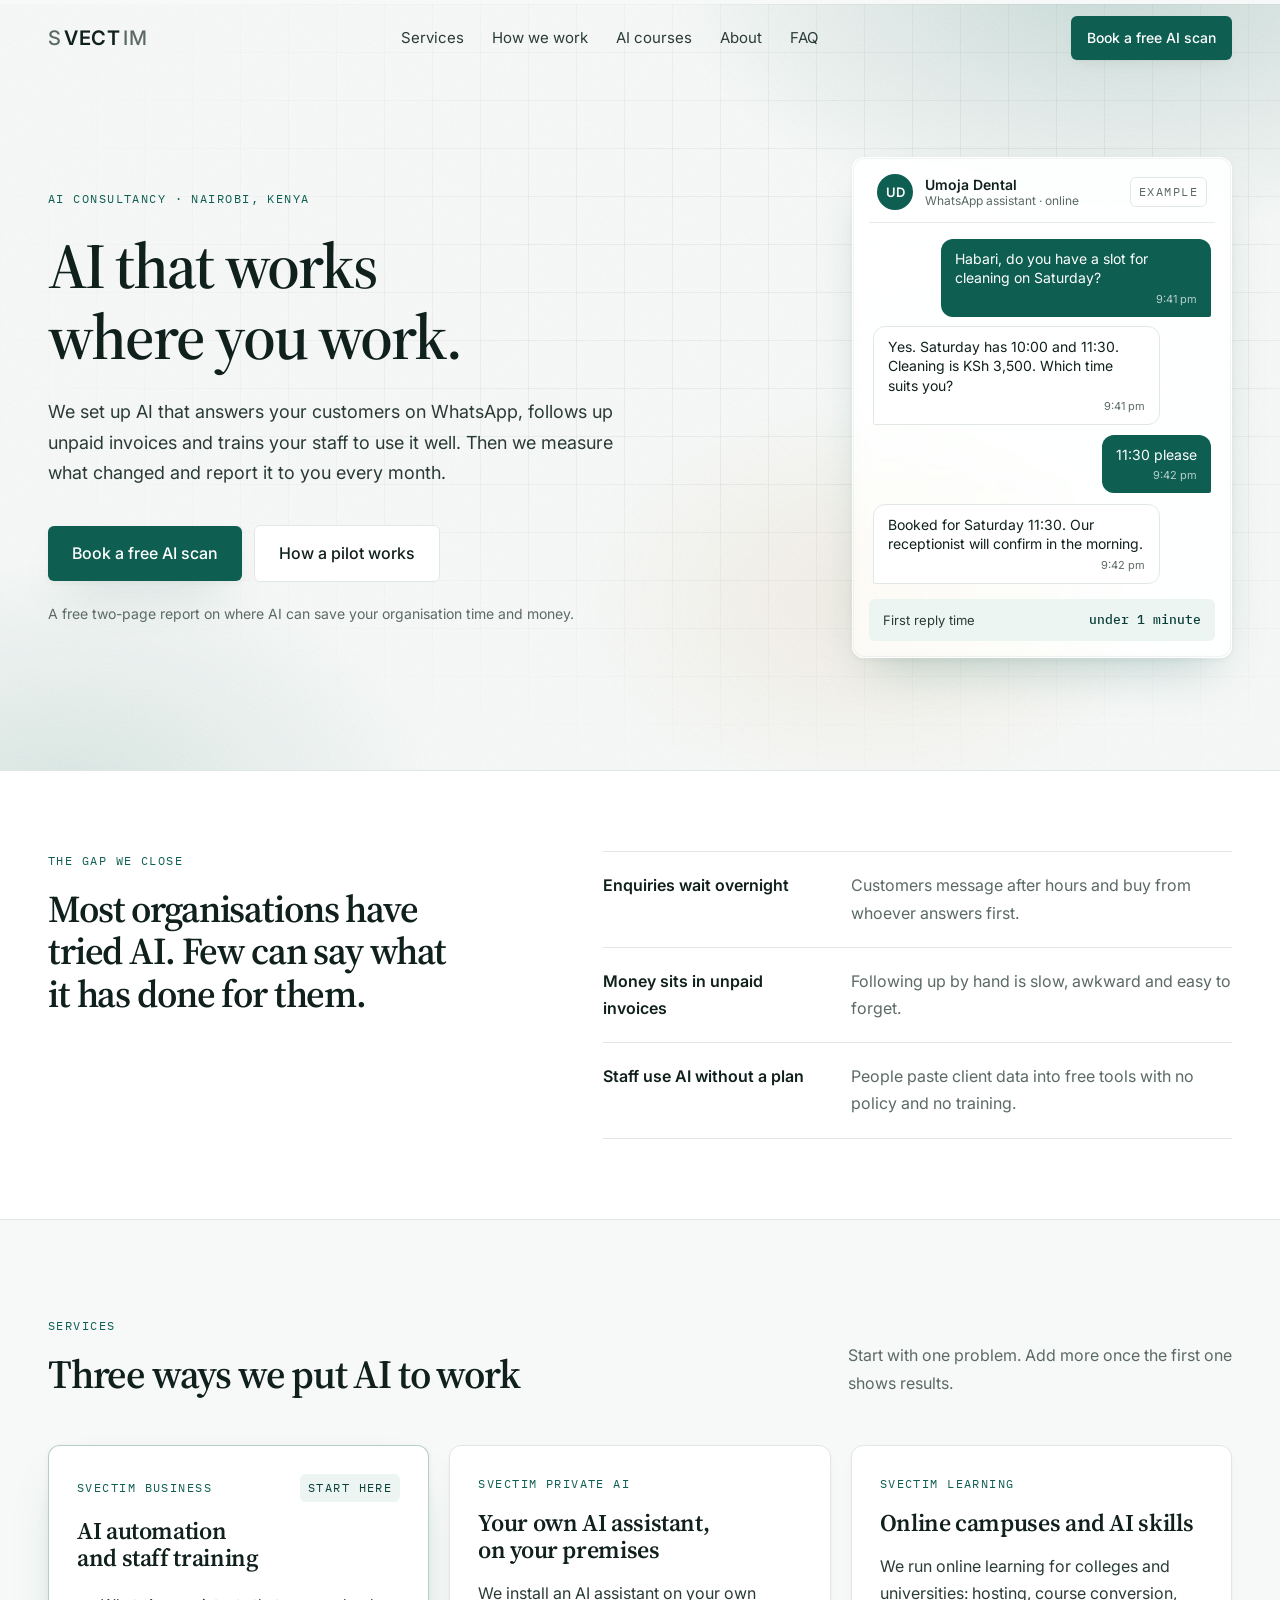
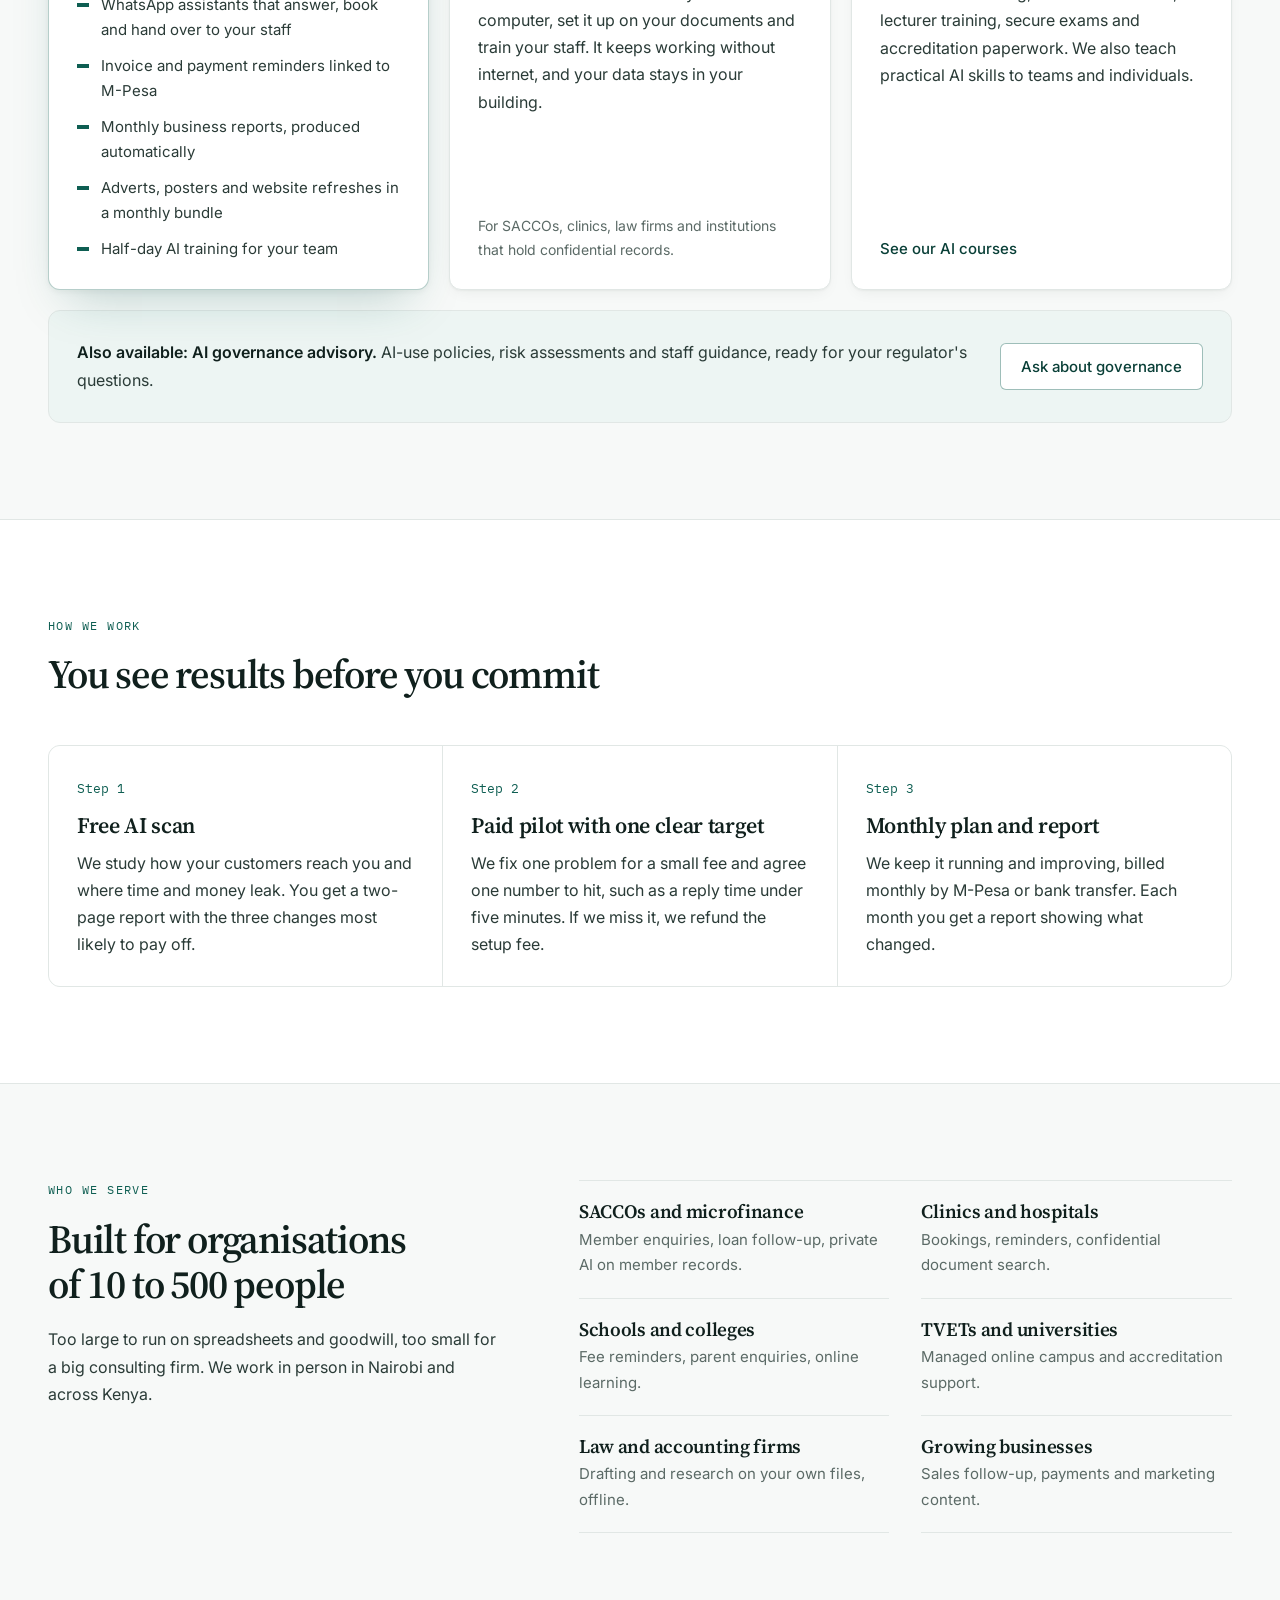
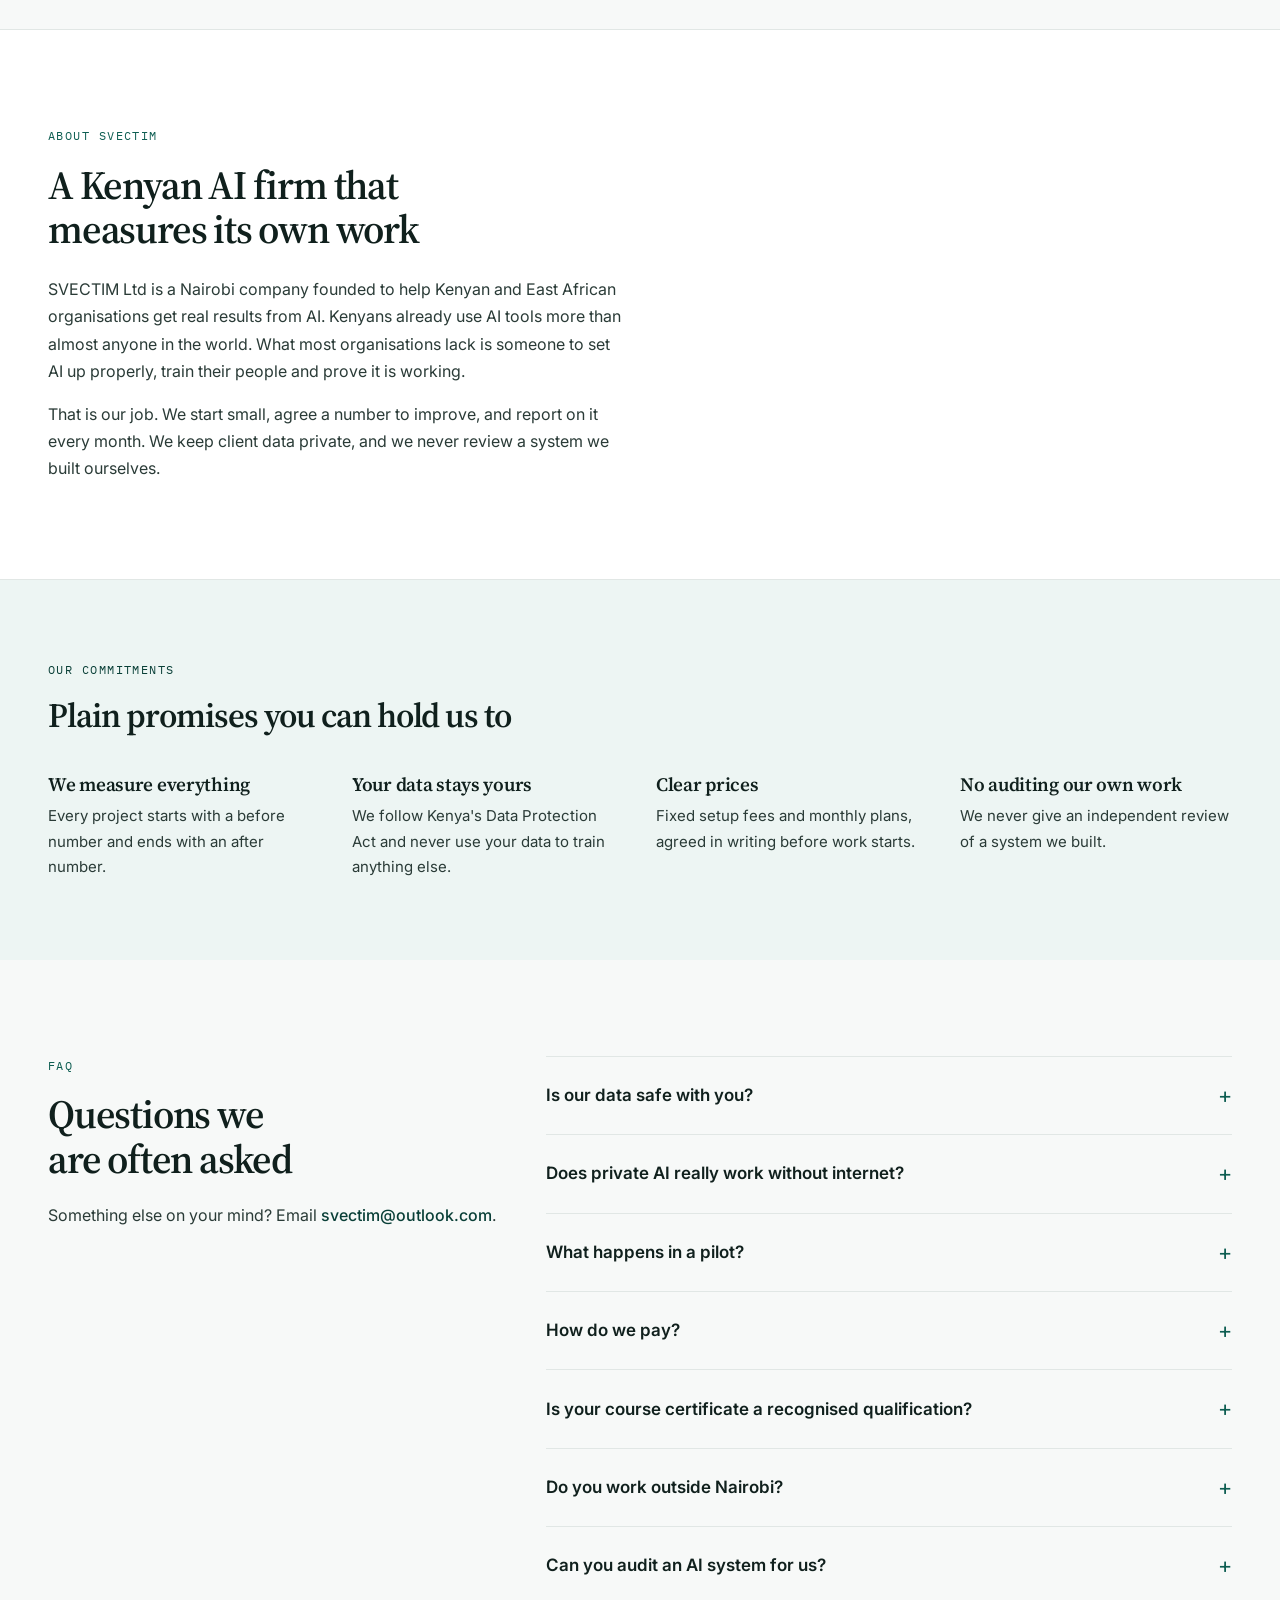
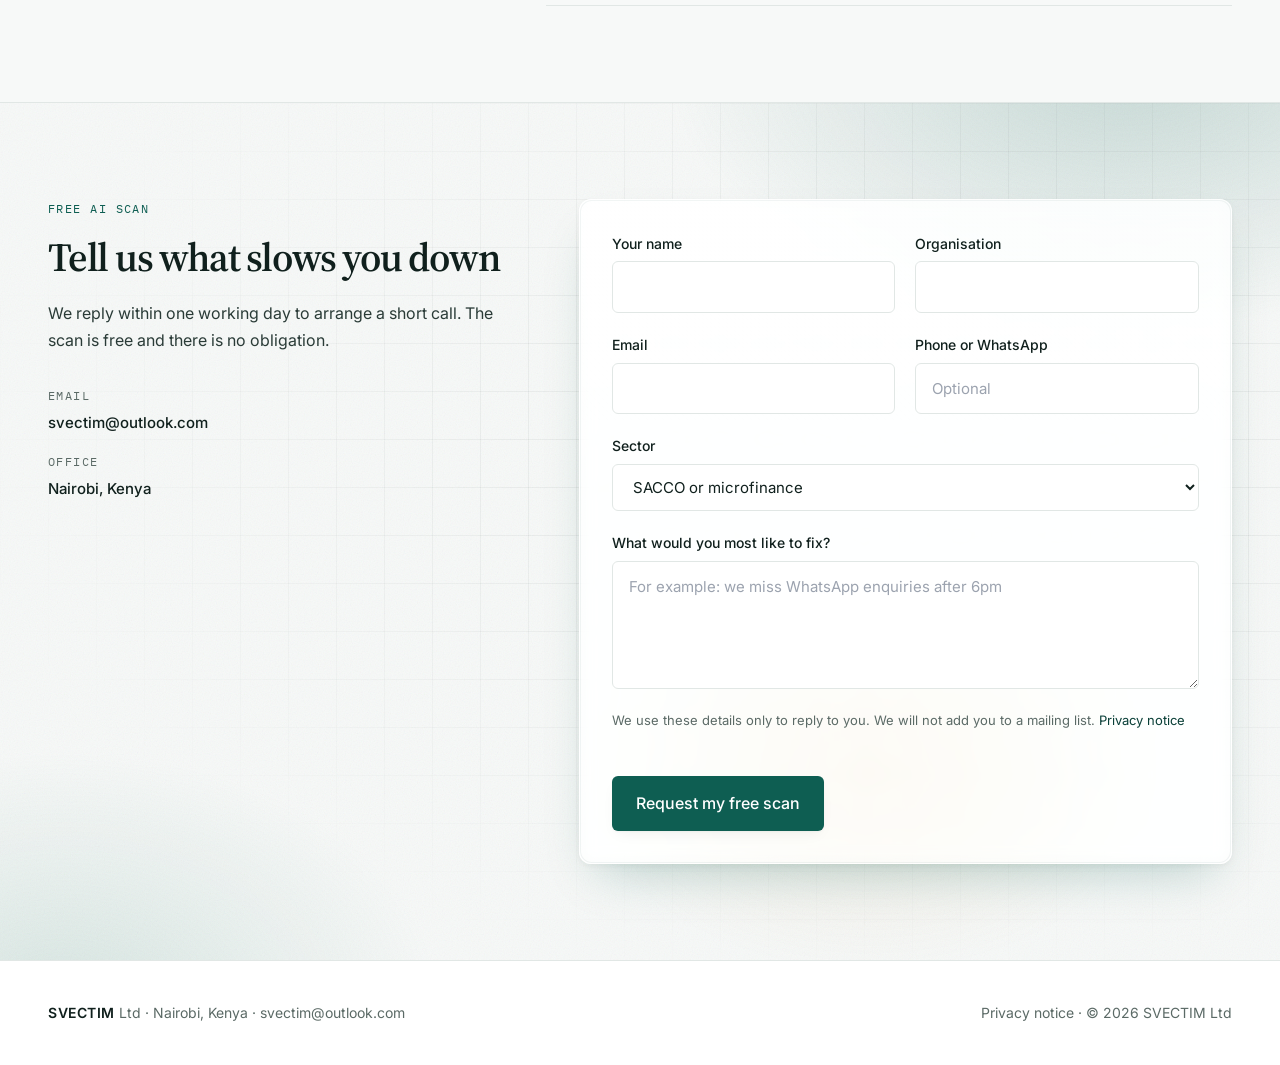
<file: index.html>
<!doctype html>
<html lang="en">
<head>
<meta charset="utf-8">
<meta name="viewport" content="width=device-width, initial-scale=1">
<title>SVECTIM | AI that works where you work</title>
<meta name="description" content="SVECTIM helps Kenyan organisations put AI to work: WhatsApp assistants, payment follow-up, private offline AI, online campuses and staff training, with measured results.">
<link rel="preconnect" href="https://fonts.googleapis.com">
<link rel="preconnect" href="https://fonts.gstatic.com" crossorigin>
<link rel="stylesheet" href="https://fonts.googleapis.com/css2?family=Source+Serif+4:opsz,wght@8..60,500;8..60,600&family=Inter:wght@400;500;600&family=IBM+Plex+Mono:wght@400;500&display=swap">
<link rel="stylesheet" href="assets/tailwind.css">
<link rel="stylesheet" href="assets/liquid-glass.css">
<link rel="stylesheet" href="assets/site.css">
</head>
<body>

<header data-nav class="site-nav sticky top-0 z-40" data-preset="daylight">
  <nav class="mx-auto flex max-w-[90rem] items-center justify-between gap-6 px-5 py-4 sm:px-8 xl:px-12" aria-label="Main">
    <a href="index.html" class="btn flex items-baseline gap-0.5 font-sans text-[20px] tracking-[0.04em]" aria-label="SVECTIM home">
      <span class="font-medium text-muted">S</span><span class="font-semibold text-ink">VECT</span><span class="font-medium text-muted">IM</span>
    </a>
    <div class="hidden items-center gap-7 text-[15px] text-ink-2 lg:flex">
      <a class="lnk hover:text-ink" href="#services">Services</a>
      <a class="lnk hover:text-ink" href="#how">How we work</a>
      <a class="lnk hover:text-ink" href="courses.html">AI courses</a>
      <a class="lnk hover:text-ink" href="#about">About</a>
      <a class="lnk hover:text-ink" href="#faq">FAQ</a>
    </div>
    <div class="flex items-center gap-3">
      <a href="#contact" class="btn rounded-btn bg-brand px-4 py-2.5 whitespace-nowrap text-[14px] font-medium text-white shadow-soft hover:bg-brand-600 active:bg-brand-700"><span class="sm:hidden">Free AI scan</span><span class="hidden sm:inline">Book a free AI scan</span></a>
      <details data-menu class="relative lg:hidden">
        <summary class="btn grid h-10 w-10 cursor-pointer place-items-center rounded-btn border border-line bg-white hover:bg-paper active:bg-brand-50" aria-label="Open menu">
          <svg width="18" height="18" viewBox="0 0 18 18" fill="none" aria-hidden="true"><path d="M2 5h14M2 9h14M2 13h14" stroke="currentColor" stroke-width="1.6" stroke-linecap="round"/></svg>
        </summary>
        <div class="absolute right-0 mt-3 flex w-56 flex-col rounded-card border border-line bg-white p-2 text-[15px] shadow-raised">
          <a class="rounded-btn px-3 py-2 hover:bg-paper active:bg-brand-50" href="#services">Services</a>
          <a class="rounded-btn px-3 py-2 hover:bg-paper active:bg-brand-50" href="#how">How we work</a>
          <a class="rounded-btn px-3 py-2 hover:bg-paper active:bg-brand-50" href="courses.html">AI courses</a>
          <a class="rounded-btn px-3 py-2 hover:bg-paper active:bg-brand-50" href="#about">About</a>
          <a class="rounded-btn px-3 py-2 hover:bg-paper active:bg-brand-50" href="#faq">FAQ</a>
          <a class="rounded-btn px-3 py-2 hover:bg-paper active:bg-brand-50" href="#contact">Contact</a>
        </div>
      </details>
    </div>
  </nav>
</header>

<main>
<!-- HERO -->
<section class="mesh -mt-[73px] overflow-hidden pt-[73px]">
  <div class="relative z-10 mx-auto grid max-w-[90rem] items-center gap-14 px-5 pb-20 pt-14 sm:px-8 xl:px-12 md:grid-cols-[1.1fr_.9fr] md:pb-28 md:pt-20">
    <div>
      <p class="label rise text-brand">AI consultancy · Nairobi, Kenya</p>
      <h1 class="rise rise-2 mt-5 text-[42px] sm:text-[56px] lg:text-[64px] 2xl:text-[76px]">AI that works where you work.</h1>
      <p class="rise rise-3 mt-6 max-w-xl text-[18px] text-ink-2">We set up AI that answers your customers on WhatsApp, follows up unpaid invoices and trains your staff to use it well. Then we measure what changed and report it to you every month.</p>
      <div class="rise rise-4 mt-9 flex flex-wrap items-center gap-3">
        <a href="#contact" class="btn rounded-btn bg-brand px-6 py-3.5 font-medium text-white shadow-raised hover:bg-brand-600 active:bg-brand-700">Book a free AI scan</a>
        <a href="#how" class="btn rounded-btn border border-line bg-white px-6 py-3.5 font-medium text-ink hover:bg-paper active:bg-brand-50">How a pilot works</a>
      </div>
      <p class="rise rise-4 mt-5 text-[14px] text-muted">A free two-page report on where AI can save your organisation time and money.</p>
    </div>

    <figure class="glass relative mx-auto w-full max-w-[380px] md:mr-0 2xl:max-w-[420px] rounded-card p-4 shadow-raised" data-preset="daylight" aria-label="Example of a SVECTIM WhatsApp assistant replying to a customer">
      <div class="flex items-center gap-3 border-b border-line/80 px-2 pb-3">
        <div class="grid h-9 w-9 place-items-center rounded-full bg-brand text-[13px] font-semibold text-white">UD</div>
        <div class="leading-tight"><p class="text-[14px] font-semibold">Umoja Dental</p><p class="text-[12px] text-muted">WhatsApp assistant · online</p></div>
        <span class="label ml-auto rounded-btn border border-line bg-white/70 px-2 py-1 text-[10px] text-muted">Example</span>
      </div>
      <div class="flex flex-col gap-2.5 px-1 py-4 text-[14px] leading-snug">
        <p class="bubble max-w-[80%] self-end rounded-card rounded-br-sm bg-brand px-3.5 py-2.5 text-white">Habari, do you have a slot for cleaning on Saturday?<span class="mt-1 block text-right text-[11px] text-white/70">9:41 pm</span></p>
        <p class="bubble b2 max-w-[85%] rounded-card rounded-bl-sm border border-line bg-white px-3.5 py-2.5">Yes. Saturday has 10:00 and 11:30. Cleaning is KSh 3,500. Which time suits you?<span class="mt-1 block text-right text-[11px] text-muted">9:41 pm</span></p>
        <p class="bubble b3 max-w-[80%] self-end rounded-card rounded-br-sm bg-brand px-3.5 py-2.5 text-white">11:30 please<span class="mt-1 block text-right text-[11px] text-white/70">9:42 pm</span></p>
        <p class="bubble b4 max-w-[85%] rounded-card rounded-bl-sm border border-line bg-white px-3.5 py-2.5">Booked for Saturday 11:30. Our receptionist will confirm in the morning.<span class="mt-1 block text-right text-[11px] text-muted">9:42 pm</span></p>
      </div>
      <div class="flex items-center justify-between rounded-btn bg-brand-50 px-3.5 py-2.5 text-[13px]">
        <span class="text-ink-2">First reply time</span>
        <span class="font-mono font-medium text-brand-700">under 1 minute</span>
      </div>
    </figure>
  </div>
</section>

<!-- THE GAP -->
<section class="border-y border-line bg-white">
  <div class="mx-auto max-w-[90rem] px-5 py-16 sm:px-8 xl:px-12 md:py-20">
    <div class="grid gap-10 md:grid-cols-[.9fr_1.1fr]">
      <div>
        <p class="label text-brand">The gap we close</p>
        <h2 class="mt-4 text-[30px] sm:text-[38px]">Most organisations have tried AI. Few can say what it has done for them.</h2>
      </div>
      <dl class="divide-y divide-line border-y border-line">
        <div class="grid gap-1 py-5 sm:grid-cols-[14rem_1fr] sm:gap-6"><dt class="font-semibold">Enquiries wait overnight</dt><dd class="text-muted">Customers message after hours and buy from whoever answers first.</dd></div>
        <div class="grid gap-1 py-5 sm:grid-cols-[14rem_1fr] sm:gap-6"><dt class="font-semibold">Money sits in unpaid invoices</dt><dd class="text-muted">Following up by hand is slow, awkward and easy to forget.</dd></div>
        <div class="grid gap-1 py-5 sm:grid-cols-[14rem_1fr] sm:gap-6"><dt class="font-semibold">Staff use AI without a plan</dt><dd class="text-muted">People paste client data into free tools with no policy and no training.</dd></div>
      </dl>
    </div>
  </div>
</section>

<!-- SERVICES -->
<section id="services" class="scroll-mt-20">
  <div class="mx-auto max-w-[90rem] px-5 py-20 sm:px-8 xl:px-12 md:py-24">
    <div class="flex flex-wrap items-end justify-between gap-6">
      <div>
        <p class="label text-brand">Services</p>
        <h2 class="mt-4 max-w-xl text-[30px] sm:text-[40px]">Three ways we put AI to work</h2>
      </div>
      <p class="max-w-sm text-muted">Start with one problem. Add more once the first one shows results.</p>
    </div>

    <div class="mt-12 grid gap-5 lg:grid-cols-3">
      <article class="card flex flex-col rounded-card border border-brand/30 bg-white p-7 shadow-raised">
        <div class="flex items-center justify-between gap-3">
          <p class="label text-brand">SVECTIM Business</p>
          <span class="label rounded-btn bg-brand-50 px-2 py-1 text-[10px] text-brand-700">Start here</span>
        </div>
        <h3 class="mt-4 text-[24px]">AI automation and staff training</h3>
        <ul class="mt-5 flex flex-col gap-2.5 text-[15px] text-ink-2">
          <li class="flex gap-3"><span class="mt-[11px] h-1 w-3 shrink-0 bg-brand" aria-hidden="true"></span>WhatsApp assistants that answer, book and hand over to your staff</li>
          <li class="flex gap-3"><span class="mt-[11px] h-1 w-3 shrink-0 bg-brand" aria-hidden="true"></span>Invoice and payment reminders linked to M-Pesa</li>
          <li class="flex gap-3"><span class="mt-[11px] h-1 w-3 shrink-0 bg-brand" aria-hidden="true"></span>Monthly business reports, produced automatically</li>
          <li class="flex gap-3"><span class="mt-[11px] h-1 w-3 shrink-0 bg-brand" aria-hidden="true"></span>Adverts, posters and website refreshes in a monthly bundle</li>
          <li class="flex gap-3"><span class="mt-[11px] h-1 w-3 shrink-0 bg-brand" aria-hidden="true"></span>Half-day AI training for your team</li>
        </ul>
      </article>

      <article class="card flex flex-col rounded-card border border-line bg-white p-7 shadow-soft">
        <p class="label text-brand">SVECTIM Private AI</p>
        <h3 class="mt-4 text-[24px]">Your own AI assistant, on your premises</h3>
        <p class="mt-4 text-ink-2">We install an AI assistant on your own computer, set it up on your documents and train your staff. It keeps working without internet, and your data stays in your building.</p>
        <p class="mt-auto pt-6 text-[14px] text-muted">For SACCOs, clinics, law firms and institutions that hold confidential records.</p>
      </article>

      <article class="card flex flex-col rounded-card border border-line bg-white p-7 shadow-soft">
        <p class="label text-brand">SVECTIM Learning</p>
        <h3 class="mt-4 text-[24px]">Online campuses and AI skills</h3>
        <p class="mt-4 text-ink-2">We run online learning for colleges and universities: hosting, course conversion, lecturer training, secure exams and accreditation paperwork. We also teach practical AI skills to teams and individuals.</p>
        <a href="courses.html" class="lnk mt-auto self-start pt-6 text-[15px] font-medium text-brand-700">See our AI courses</a>
      </article>
    </div>

    <div class="mt-5 flex flex-col gap-4 rounded-card border border-line bg-brand-50 p-6 sm:flex-row sm:items-center sm:justify-between sm:p-7">
      <p class="text-[16px]"><span class="font-semibold">Also available: AI governance advisory.</span> <span class="text-ink-2">AI-use policies, risk assessments and staff guidance, ready for your regulator's questions.</span></p>
      <a href="#contact" class="btn shrink-0 self-start rounded-btn border border-brand/40 bg-white px-5 py-2.5 text-[15px] font-medium text-brand-700 hover:bg-brand-100 active:bg-brand-100 sm:self-auto">Ask about governance</a>
    </div>
  </div>
</section>

<!-- HOW WE WORK -->
<section id="how" class="scroll-mt-20 border-y border-line bg-white">
  <div class="mx-auto max-w-[90rem] px-5 py-20 sm:px-8 xl:px-12 md:py-24">
    <p class="label text-brand">How we work</p>
    <h2 class="mt-4 max-w-2xl text-[30px] sm:text-[40px]">You see results before you commit</h2>
    <ol class="mt-12 grid gap-px overflow-hidden rounded-card border border-line bg-line md:grid-cols-3">
      <li class="bg-white p-7">
        <span class="font-mono text-[13px] text-brand">Step 1</span>
        <h3 class="mt-3 text-[22px]">Free AI scan</h3>
        <p class="mt-3 text-ink-2">We study how your customers reach you and where time and money leak. You get a two-page report with the three changes most likely to pay off.</p>
      </li>
      <li class="bg-white p-7">
        <span class="font-mono text-[13px] text-brand">Step 2</span>
        <h3 class="mt-3 text-[22px]">Paid pilot with one clear target</h3>
        <p class="mt-3 text-ink-2">We fix one problem for a small fee and agree one number to hit, such as a reply time under five minutes. If we miss it, we refund the setup fee.</p>
      </li>
      <li class="bg-white p-7">
        <span class="font-mono text-[13px] text-brand">Step 3</span>
        <h3 class="mt-3 text-[22px]">Monthly plan and report</h3>
        <p class="mt-3 text-ink-2">We keep it running and improving, billed monthly by M-Pesa or bank transfer. Each month you get a report showing what changed.</p>
      </li>
    </ol>
  </div>
</section>

<!-- WHO WE SERVE -->
<section id="sectors" class="scroll-mt-20">
  <div class="mx-auto max-w-[90rem] px-5 py-20 sm:px-8 xl:px-12 md:py-24">
    <div class="grid gap-12 md:grid-cols-[.85fr_1.15fr]">
      <div>
        <p class="label text-brand">Who we serve</p>
        <h2 class="mt-4 text-[30px] sm:text-[40px]">Built for organisations of 10 to 500 people</h2>
        <p class="mt-5 max-w-md text-ink-2">Too large to run on spreadsheets and goodwill, too small for a big consulting firm. We work in person in Nairobi and across Kenya.</p>
      </div>
      <ul class="grid gap-x-8 border-t border-line sm:grid-cols-2">
        <li class="border-b border-line py-5"><h3 class="text-[19px]">SACCOs and microfinance</h3><p class="mt-1 text-[15px] text-muted">Member enquiries, loan follow-up, private AI on member records.</p></li>
        <li class="border-b border-line py-5"><h3 class="text-[19px]">Clinics and hospitals</h3><p class="mt-1 text-[15px] text-muted">Bookings, reminders, confidential document search.</p></li>
        <li class="border-b border-line py-5"><h3 class="text-[19px]">Schools and colleges</h3><p class="mt-1 text-[15px] text-muted">Fee reminders, parent enquiries, online learning.</p></li>
        <li class="border-b border-line py-5"><h3 class="text-[19px]">TVETs and universities</h3><p class="mt-1 text-[15px] text-muted">Managed online campus and accreditation support.</p></li>
        <li class="border-b border-line py-5"><h3 class="text-[19px]">Law and accounting firms</h3><p class="mt-1 text-[15px] text-muted">Drafting and research on your own files, offline.</p></li>
        <li class="border-b border-line py-5"><h3 class="text-[19px]">Growing businesses</h3><p class="mt-1 text-[15px] text-muted">Sales follow-up, payments and marketing content.</p></li>
      </ul>
    </div>
  </div>
</section>

<!-- ABOUT -->
<section id="about" class="scroll-mt-20 border-y border-line bg-white">
  <div class="mx-auto grid max-w-[90rem] gap-12 px-5 py-20 sm:px-8 xl:px-12 md:grid-cols-[1.1fr_.9fr] md:py-24">
    <div>
      <p class="label text-brand">About SVECTIM</p>
      <h2 class="mt-4 text-[30px] sm:text-[40px]">A Kenyan AI firm that measures its own work</h2>
      <div class="mt-6 flex max-w-xl flex-col gap-4 text-ink-2">
        <p>SVECTIM Ltd is a Nairobi company founded to help Kenyan and East African organisations get real results from AI. Kenyans already use AI tools more than almost anyone in the world. What most organisations lack is someone to set AI up properly, train their people and prove it is working.</p>
        <p>That is our job. We start small, agree a number to improve, and report on it every month. We keep client data private, and we never review a system we built ourselves.</p>
      </div>
    </div>

    <!-- FOUNDER card hidden until real details are added: name, story and photo. Remove the comment markers around it to show it.
    <figure class="flex flex-col gap-5 self-start rounded-card border border-line bg-paper p-7">
      <div class="flex items-center gap-4">
        <div class="grid h-16 w-16 shrink-0 place-items-center rounded-full bg-brand-100 font-serif text-[22px] text-brand-700" aria-hidden="true">SV</div>
        <figcaption class="leading-tight">
          <p class="font-serif text-[20px] font-semibold">[Founder name]</p>
          <p class="mt-1 text-[14px] text-muted">Founder and Managing Director</p>
        </figcaption>
      </div>
      <blockquote class="text-ink-2">"[Two or three sentences in the founder's own words: background, why SVECTIM, and what clients can expect.]"</blockquote>
    </figure>
    -->
  </div>
</section>

<!-- COMMITMENTS -->
<section class="bg-brand-50">
  <div class="mx-auto max-w-[90rem] px-5 py-16 sm:px-8 xl:px-12 md:py-20">
    <p class="label text-brand-700">Our commitments</p>
    <h2 class="mt-4 max-w-2xl text-[28px] sm:text-[34px]">Plain promises you can hold us to</h2>
    <div class="mt-10 grid gap-8 sm:grid-cols-2 lg:grid-cols-4">
      <div><h3 class="text-[19px]">We measure everything</h3><p class="mt-2 text-[15px] text-ink-2">Every project starts with a before number and ends with an after number.</p></div>
      <div><h3 class="text-[19px]">Your data stays yours</h3><p class="mt-2 text-[15px] text-ink-2">We follow Kenya's Data Protection Act and never use your data to train anything else.</p></div>
      <div><h3 class="text-[19px]">Clear prices</h3><p class="mt-2 text-[15px] text-ink-2">Fixed setup fees and monthly plans, agreed in writing before work starts.</p></div>
      <div><h3 class="text-[19px]">No auditing our own work</h3><p class="mt-2 text-[15px] text-ink-2">We never give an independent review of a system we built.</p></div>
    </div>
  </div>
</section>

<!-- FAQ -->
<section id="faq" class="scroll-mt-20">
  <div class="mx-auto grid max-w-[90rem] gap-10 px-5 py-20 sm:px-8 xl:px-12 md:grid-cols-[.8fr_1.2fr] md:py-24">
    <div>
      <p class="label text-brand">FAQ</p>
      <h2 class="mt-4 text-[30px] sm:text-[40px]">Questions we are often asked</h2>
      <p class="mt-5 text-ink-2">Something else on your mind? Email <a class="lnk font-medium text-brand-700" href="mailto:svectim@outlook.com">svectim@outlook.com</a>.</p>
    </div>
    <div class="border-t border-line">
      <details class="faq border-b border-line">
        <summary class="flex items-center justify-between gap-6 py-5 text-[17px] font-semibold hover:text-brand-700">Is our data safe with you?<span class="chev text-[22px] font-normal text-brand" aria-hidden="true">+</span></summary>
        <p class="pb-5 text-ink-2">We follow Kenya's Data Protection Act 2019, sign a data agreement before we touch your records, and never use your data to train other systems. For the most sensitive work we install AI on your own premises, so the data never leaves your building.</p>
      </details>
      <details class="faq border-b border-line">
        <summary class="flex items-center justify-between gap-6 py-5 text-[17px] font-semibold hover:text-brand-700">Does private AI really work without internet?<span class="chev text-[22px] font-normal text-brand" aria-hidden="true">+</span></summary>
        <p class="pb-5 text-ink-2">Yes. We run open AI models on a computer in your office and set them up on your documents. Staff can ask questions, summarise files and draft letters during an outage. We add backup power so it keeps running through power cuts. It is not as capable as the largest online services, and we will tell you plainly what it can and cannot do.</p>
      </details>
      <details class="faq border-b border-line">
        <summary class="flex items-center justify-between gap-6 py-5 text-[17px] font-semibold hover:text-brand-700">What happens in a pilot?<span class="chev text-[22px] font-normal text-brand" aria-hidden="true">+</span></summary>
        <p class="pb-5 text-ink-2">We pick one problem from your free scan, agree one number to improve, and set up the fix in about two weeks. At the end we compare before and after. If we missed the target, we refund the setup fee. If it worked, you can move to a monthly plan.</p>
      </details>
      <details class="faq border-b border-line">
        <summary class="flex items-center justify-between gap-6 py-5 text-[17px] font-semibold hover:text-brand-700">How do we pay?<span class="chev text-[22px] font-normal text-brand" aria-hidden="true">+</span></summary>
        <p class="pb-5 text-ink-2">By M-Pesa or bank transfer. Setup fees are paid up front and monthly plans are billed at the start of each month. Prices are agreed in writing before any work starts.</p>
      </details>
      <details class="faq border-b border-line">
        <summary class="flex items-center justify-between gap-6 py-5 text-[17px] font-semibold hover:text-brand-700">Is your course certificate a recognised qualification?<span class="chev text-[22px] font-normal text-brand" aria-hidden="true">+</span></summary>
        <p class="pb-5 text-ink-2">No. Our short courses give a certificate of completion, which shows what you learned. It is not a formal qualification from a national awarding body.</p>
      </details>
      <details class="faq border-b border-line">
        <summary class="flex items-center justify-between gap-6 py-5 text-[17px] font-semibold hover:text-brand-700">Do you work outside Nairobi?<span class="chev text-[22px] font-normal text-brand" aria-hidden="true">+</span></summary>
        <p class="pb-5 text-ink-2">Yes. We work across Kenya. Most automation work can be set up remotely, and we travel for on-site installations and staff training.</p>
      </details>
      <details class="faq border-b border-line">
        <summary class="flex items-center justify-between gap-6 py-5 text-[17px] font-semibold hover:text-brand-700">Can you audit an AI system for us?<span class="chev text-[22px] font-normal text-brand" aria-hidden="true">+</span></summary>
        <p class="pb-5 text-ink-2">We can review AI systems built by others and help you write AI policies. We will not give an independent review of a system SVECTIM built, and we do not issue formal certification. For that we refer you to an accredited certification body.</p>
      </details>
    </div>
  </div>
</section>

<!-- CONTACT -->
<section id="contact" class="mesh scroll-mt-20 border-t border-line">
  <div class="relative z-10 mx-auto grid max-w-[90rem] gap-12 px-5 py-20 sm:px-8 xl:px-12 md:grid-cols-[.85fr_1.15fr] md:py-24">
    <div>
      <p class="label text-brand">Free AI scan</p>
      <h2 class="mt-4 text-[30px] sm:text-[40px]">Tell us what slows you down</h2>
      <p class="mt-5 max-w-md text-ink-2">We reply within one working day to arrange a short call. The scan is free and there is no obligation.</p>
      <dl class="mt-8 flex flex-col gap-4 text-[15px]">
        <div><dt class="label text-muted">Email</dt><dd class="mt-1 select-all font-medium">svectim@outlook.com</dd></div>
        <div><dt class="label text-muted">Office</dt><dd class="mt-1 font-medium">Nairobi, Kenya</dd></div>
      </dl>
    </div>

    <form data-web3 data-subject="Free AI scan request" class="glass rounded-card p-6 shadow-raised sm:p-8" data-preset="daylight" novalidate>
      <input type="checkbox" name="botcheck" class="hidden" tabindex="-1" autocomplete="off" aria-hidden="true">
      <div class="grid gap-5 sm:grid-cols-2">
        <label class="flex flex-col gap-1.5 text-[14px] font-medium" for="f-name">Your name
          <input id="f-name" name="name" required data-label="Your name" autocomplete="name" class="rounded-btn border border-line bg-white px-4 py-3 text-[15px] font-normal">
        </label>
        <label class="flex flex-col gap-1.5 text-[14px] font-medium" for="f-org">Organisation
          <input id="f-org" name="organisation" required data-label="Organisation" autocomplete="organization" class="rounded-btn border border-line bg-white px-4 py-3 text-[15px] font-normal">
        </label>
        <label class="flex flex-col gap-1.5 text-[14px] font-medium" for="f-email">Email
          <input id="f-email" name="email" type="email" required data-label="Email" autocomplete="email" class="rounded-btn border border-line bg-white px-4 py-3 text-[15px] font-normal">
        </label>
        <label class="flex flex-col gap-1.5 text-[14px] font-medium" for="f-phone">Phone or WhatsApp
          <input id="f-phone" name="phone" type="tel" autocomplete="tel" placeholder="Optional" class="rounded-btn border border-line bg-white px-4 py-3 text-[15px] font-normal">
        </label>
        <label class="flex flex-col gap-1.5 text-[14px] font-medium sm:col-span-2" for="f-sector">Sector
          <select id="f-sector" name="sector" class="rounded-btn border border-line bg-white px-4 py-3 text-[15px] font-normal">
            <option>SACCO or microfinance</option><option>Clinic or hospital</option><option>School or college</option>
            <option>TVET or university</option><option>Law or accounting firm</option><option>Other business</option>
          </select>
        </label>
        <label class="flex flex-col gap-1.5 text-[14px] font-medium sm:col-span-2" for="f-msg">What would you most like to fix?
          <textarea id="f-msg" name="message" rows="4" required data-label="What would you most like to fix?" class="rounded-btn border border-line bg-white px-4 py-3 text-[15px] font-normal" placeholder="For example: we miss WhatsApp enquiries after 6pm"></textarea>
        </label>
      </div>
      <p class="mt-5 text-[13px] text-muted">We use these details only to reply to you. We will not add you to a mailing list. <a class="lnk text-brand-700" href="privacy.html">Privacy notice</a></p>
      <p data-status class="mt-3 min-h-[1.5em] text-[14px] font-medium" role="status" aria-live="polite"></p>
      <button type="submit" class="btn mt-3 w-full rounded-btn bg-brand px-6 py-3.5 font-medium text-white shadow-soft hover:bg-brand-600 active:bg-brand-700 sm:w-auto">Request my free scan</button>
    </form>
  </div>
</section>
</main>

<footer class="border-t border-line bg-white">
  <div class="mx-auto flex max-w-[90rem] flex-col gap-4 px-5 py-10 text-[14px] text-muted sm:flex-row sm:items-center sm:justify-between sm:px-8 xl:px-12">
    <p><span class="font-semibold tracking-[0.04em] text-ink">SVECTIM</span> Ltd · Nairobi, Kenya · <span class="select-all">svectim@outlook.com</span></p>
    <p><a class="lnk hover:text-ink" href="privacy.html">Privacy notice</a> · &copy; <span data-year>2026</span> SVECTIM Ltd</p>
  </div>
</footer>

<script src="assets/site.js"></script>
</body>
</html>
</file>
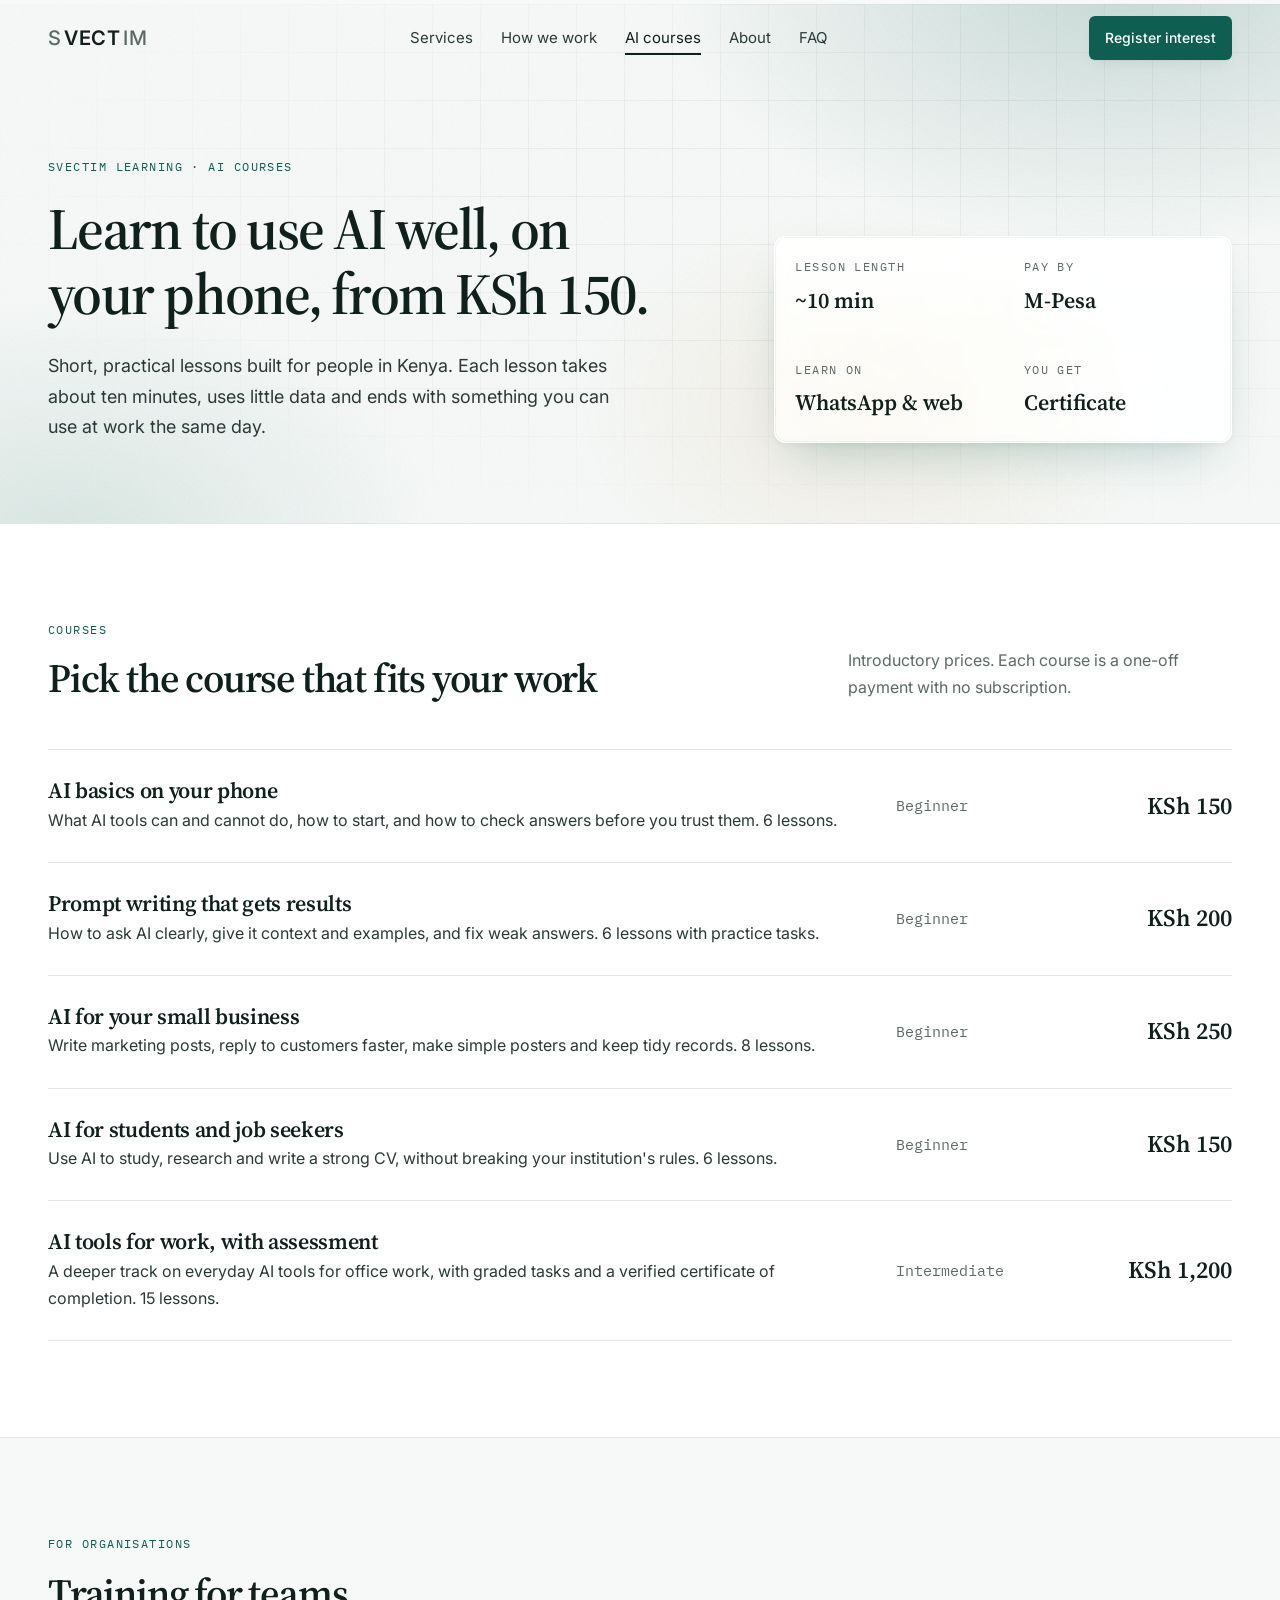
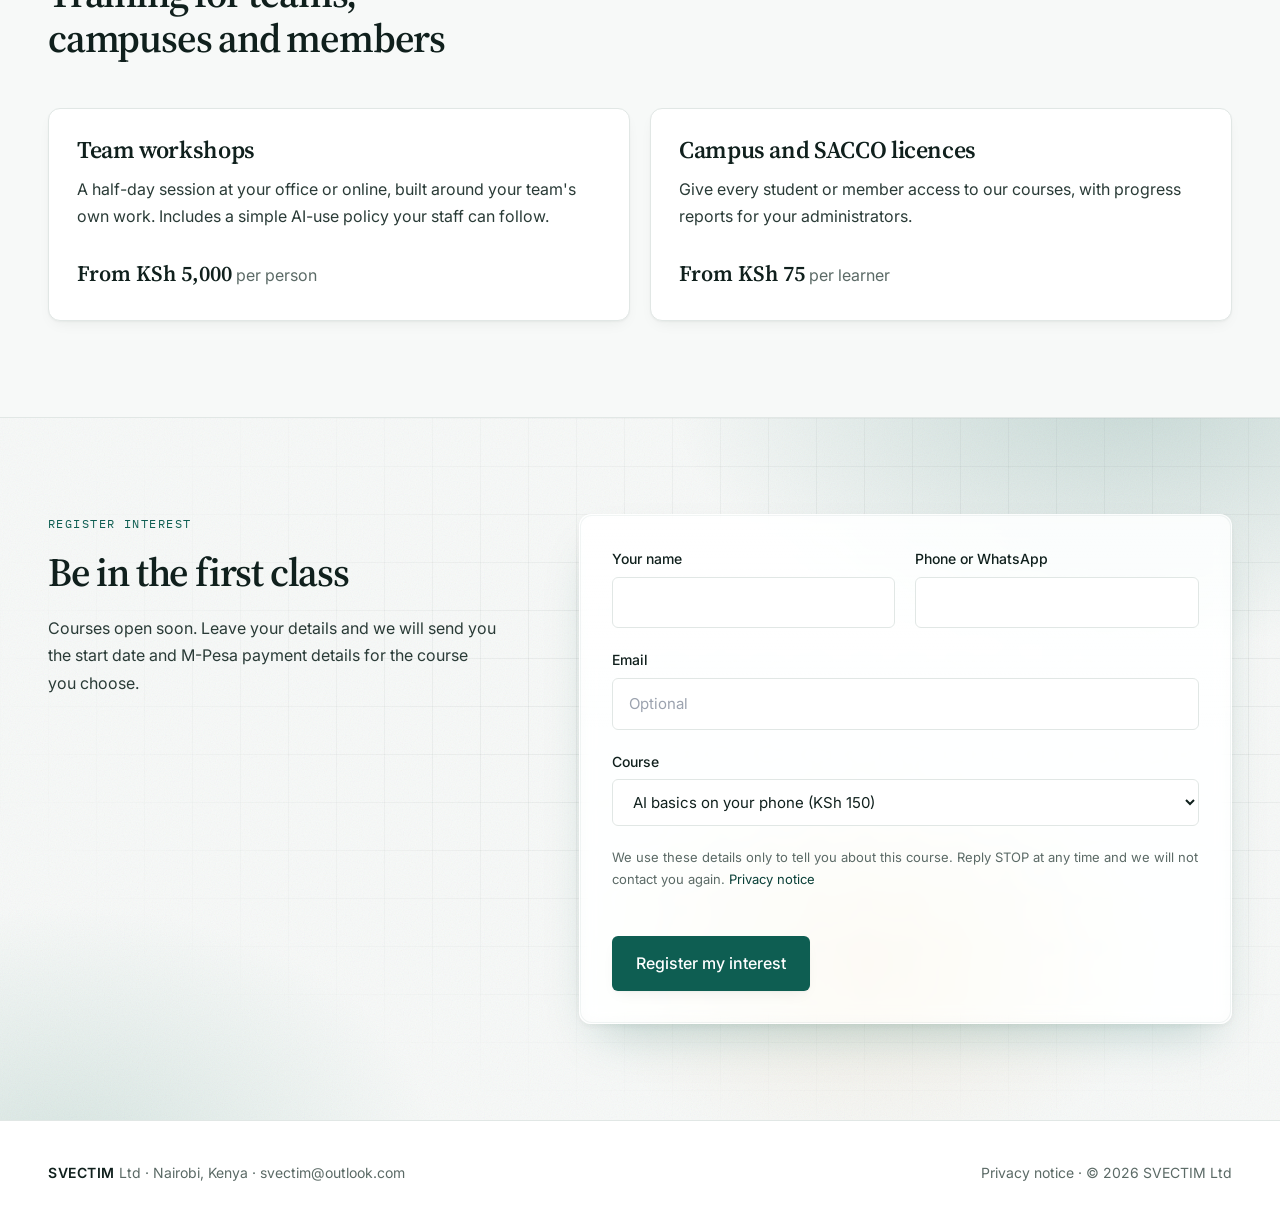
<file: courses.html>
<!doctype html>
<html lang="en">
<head>
<meta charset="utf-8">
<meta name="viewport" content="width=device-width, initial-scale=1">
<title>AI courses | SVECTIM</title>
<meta name="description" content="Short, practical AI courses from SVECTIM for individuals, teams and institutions in Kenya. Learn on your phone, pay by M-Pesa.">
<link rel="preconnect" href="https://fonts.googleapis.com">
<link rel="preconnect" href="https://fonts.gstatic.com" crossorigin>
<link rel="stylesheet" href="https://fonts.googleapis.com/css2?family=Source+Serif+4:opsz,wght@8..60,500;8..60,600&family=Inter:wght@400;500;600&family=IBM+Plex+Mono:wght@400;500&display=swap">
<link rel="stylesheet" href="assets/tailwind.css">
<link rel="stylesheet" href="assets/liquid-glass.css">
<link rel="stylesheet" href="assets/site.css">
</head>
<body>

<header data-nav class="site-nav sticky top-0 z-40" data-preset="daylight">
  <nav class="mx-auto flex max-w-[90rem] items-center justify-between gap-6 px-5 py-4 sm:px-8 xl:px-12" aria-label="Main">
    <a href="index.html" class="btn flex items-baseline gap-0.5 font-sans text-[20px] tracking-[0.04em]" aria-label="SVECTIM home">
      <span class="font-medium text-muted">S</span><span class="font-semibold text-ink">VECT</span><span class="font-medium text-muted">IM</span>
    </a>
    <div class="hidden items-center gap-7 text-[15px] text-ink-2 lg:flex">
      <a class="lnk hover:text-ink" href="index.html#services">Services</a>
      <a class="lnk hover:text-ink" href="index.html#how">How we work</a>
      <a class="lnk text-ink" href="courses.html" aria-current="page">AI courses</a>
      <a class="lnk hover:text-ink" href="index.html#about">About</a>
      <a class="lnk hover:text-ink" href="index.html#faq">FAQ</a>
    </div>
    <div class="flex items-center gap-3">
      <a href="#register" class="btn rounded-btn bg-brand px-4 py-2.5 whitespace-nowrap text-[14px] font-medium text-white shadow-soft hover:bg-brand-600 active:bg-brand-700">Register interest</a>
      <details data-menu class="relative lg:hidden">
        <summary class="btn grid h-10 w-10 cursor-pointer place-items-center rounded-btn border border-line bg-white hover:bg-paper active:bg-brand-50" aria-label="Open menu">
          <svg width="18" height="18" viewBox="0 0 18 18" fill="none" aria-hidden="true"><path d="M2 5h14M2 9h14M2 13h14" stroke="currentColor" stroke-width="1.6" stroke-linecap="round"/></svg>
        </summary>
        <div class="absolute right-0 mt-3 flex w-56 flex-col rounded-card border border-line bg-white p-2 text-[15px] shadow-raised">
          <a class="rounded-btn px-3 py-2 hover:bg-paper active:bg-brand-50" href="index.html#services">Services</a>
          <a class="rounded-btn px-3 py-2 hover:bg-paper active:bg-brand-50" href="index.html#how">How we work</a>
          <a class="rounded-btn px-3 py-2 font-medium hover:bg-paper active:bg-brand-50" href="courses.html" aria-current="page">AI courses</a>
          <a class="rounded-btn px-3 py-2 hover:bg-paper active:bg-brand-50" href="index.html#about">About</a>
          <a class="rounded-btn px-3 py-2 hover:bg-paper active:bg-brand-50" href="index.html#faq">FAQ</a>
          <a class="rounded-btn px-3 py-2 hover:bg-paper active:bg-brand-50" href="index.html#contact">Contact</a>
        </div>
      </details>
    </div>
  </nav>
</header>

<main>
<section class="mesh -mt-[73px] overflow-hidden pt-[73px]">
  <div class="relative z-10 mx-auto grid max-w-[90rem] items-end gap-10 px-5 pb-16 pt-14 sm:px-8 xl:px-12 md:grid-cols-[1.2fr_.8fr] md:pb-20 md:pt-20">
    <div>
      <p class="label rise text-brand">SVECTIM Learning · AI courses</p>
      <h1 class="rise rise-2 mt-5 text-[40px] sm:text-[52px] lg:text-[58px] 2xl:text-[68px]">Learn to use AI well, on your phone, from KSh 150.</h1>
      <p class="rise rise-3 mt-6 max-w-xl text-[18px] text-ink-2">Short, practical lessons built for people in Kenya. Each lesson takes about ten minutes, uses little data and ends with something you can use at work the same day.</p>
    </div>
    <dl class="glass rise rise-4 grid grid-cols-2 gap-px overflow-hidden rounded-card shadow-raised" data-preset="daylight">
      <div class="p-5"><dt class="label text-muted">Lesson length</dt><dd class="mt-1 font-serif text-[20px] font-semibold sm:text-[22px]">~10 min</dd></div>
      <div class="p-5"><dt class="label text-muted">Pay by</dt><dd class="mt-1 font-serif text-[20px] font-semibold sm:text-[22px]">M-Pesa</dd></div>
      <div class="p-5"><dt class="label text-muted">Learn on</dt><dd class="mt-1 font-serif text-[20px] font-semibold sm:text-[22px]">WhatsApp &amp; web</dd></div>
      <div class="p-5"><dt class="label text-muted">You get</dt><dd class="mt-1 font-serif text-[20px] font-semibold sm:text-[22px]">Certificate</dd></div>
    </dl>
  </div>
</section>

<!-- COURSES -->
<section id="courses" class="border-y border-line bg-white">
  <div class="mx-auto max-w-[90rem] px-5 py-20 sm:px-8 xl:px-12 md:py-24">
    <div class="flex flex-wrap items-end justify-between gap-6">
      <div>
        <p class="label text-brand">Courses</p>
        <h2 class="mt-4 text-[30px] sm:text-[40px]">Pick the course that fits your work</h2>
      </div>
      <p class="max-w-sm text-muted">Introductory prices. Each course is a one-off payment with no subscription.</p>
    </div>

    <ul class="mt-12 border-t border-line">
      <li class="grid gap-3 border-b border-line py-7 md:grid-cols-[1fr_9rem_10rem] md:items-center md:gap-8">
        <div><h3 class="text-[22px]">AI basics on your phone</h3><p class="mt-1 text-ink-2">What AI tools can and cannot do, how to start, and how to check answers before you trust them. 6 lessons.</p></div>
        <p class="font-mono text-[15px] text-muted">Beginner</p>
        <p class="font-serif text-[24px] font-semibold md:text-right">KSh 150</p>
      </li>
      <li class="grid gap-3 border-b border-line py-7 md:grid-cols-[1fr_9rem_10rem] md:items-center md:gap-8">
        <div><h3 class="text-[22px]">Prompt writing that gets results</h3><p class="mt-1 text-ink-2">How to ask AI clearly, give it context and examples, and fix weak answers. 6 lessons with practice tasks.</p></div>
        <p class="font-mono text-[15px] text-muted">Beginner</p>
        <p class="font-serif text-[24px] font-semibold md:text-right">KSh 200</p>
      </li>
      <li class="grid gap-3 border-b border-line py-7 md:grid-cols-[1fr_9rem_10rem] md:items-center md:gap-8">
        <div><h3 class="text-[22px]">AI for your small business</h3><p class="mt-1 text-ink-2">Write marketing posts, reply to customers faster, make simple posters and keep tidy records. 8 lessons.</p></div>
        <p class="font-mono text-[15px] text-muted">Beginner</p>
        <p class="font-serif text-[24px] font-semibold md:text-right">KSh 250</p>
      </li>
      <li class="grid gap-3 border-b border-line py-7 md:grid-cols-[1fr_9rem_10rem] md:items-center md:gap-8">
        <div><h3 class="text-[22px]">AI for students and job seekers</h3><p class="mt-1 text-ink-2">Use AI to study, research and write a strong CV, without breaking your institution's rules. 6 lessons.</p></div>
        <p class="font-mono text-[15px] text-muted">Beginner</p>
        <p class="font-serif text-[24px] font-semibold md:text-right">KSh 150</p>
      </li>
      <li class="grid gap-3 border-b border-line py-7 md:grid-cols-[1fr_9rem_10rem] md:items-center md:gap-8">
        <div><h3 class="text-[22px]">AI tools for work, with assessment</h3><p class="mt-1 text-ink-2">A deeper track on everyday AI tools for office work, with graded tasks and a verified certificate of completion. 15 lessons.</p></div>
        <p class="font-mono text-[15px] text-muted">Intermediate</p>
        <p class="font-serif text-[24px] font-semibold md:text-right">KSh 1,200</p>
      </li>
    </ul>
  </div>
</section>

<!-- TEAMS AND INSTITUTIONS -->
<section>
  <div class="mx-auto max-w-[90rem] px-5 py-20 sm:px-8 xl:px-12 md:py-24">
    <p class="label text-brand">For organisations</p>
    <h2 class="mt-4 max-w-2xl text-[30px] sm:text-[40px]">Training for teams, campuses and members</h2>
    <div class="mt-12 grid gap-5 md:grid-cols-2">
      <article class="card flex flex-col rounded-card border border-line bg-white p-7 shadow-soft">
        <h3 class="text-[24px]">Team workshops</h3>
        <p class="mt-3 text-ink-2">A half-day session at your office or online, built around your team's own work. Includes a simple AI-use policy your staff can follow.</p>
        <p class="mt-auto pt-6"><span class="font-serif text-[22px] font-semibold">From KSh 5,000</span> <span class="text-muted">per person</span></p>
      </article>
      <article class="card flex flex-col rounded-card border border-line bg-white p-7 shadow-soft">
        <h3 class="text-[24px]">Campus and SACCO licences</h3>
        <p class="mt-3 text-ink-2">Give every student or member access to our courses, with progress reports for your administrators.</p>
        <p class="mt-auto pt-6"><span class="font-serif text-[22px] font-semibold">From KSh 75</span> <span class="text-muted">per learner</span></p>
      </article>
    </div>
  </div>
</section>

<!-- REGISTER -->
<section id="register" class="mesh scroll-mt-20 border-t border-line">
  <div class="relative z-10 mx-auto grid max-w-[90rem] gap-12 px-5 py-20 sm:px-8 xl:px-12 md:grid-cols-[.85fr_1.15fr] md:py-24">
    <div>
      <p class="label text-brand">Register interest</p>
      <h2 class="mt-4 text-[30px] sm:text-[40px]">Be in the first class</h2>
      <p class="mt-5 max-w-md text-ink-2">Courses open soon. Leave your details and we will send you the start date and M-Pesa payment details for the course you choose.</p>
    </div>
    <form data-web3 data-subject="Course interest" class="glass rounded-card p-6 shadow-raised sm:p-8" data-preset="daylight" novalidate>
      <input type="checkbox" name="botcheck" class="hidden" tabindex="-1" autocomplete="off" aria-hidden="true">
      <div class="grid gap-5 sm:grid-cols-2">
        <label class="flex flex-col gap-1.5 text-[14px] font-medium" for="c-name">Your name
          <input id="c-name" name="name" required data-label="Your name" autocomplete="name" class="rounded-btn border border-line bg-white px-4 py-3 text-[15px] font-normal">
        </label>
        <label class="flex flex-col gap-1.5 text-[14px] font-medium" for="c-phone">Phone or WhatsApp
          <input id="c-phone" name="phone" type="tel" required data-label="Phone or WhatsApp" autocomplete="tel" class="rounded-btn border border-line bg-white px-4 py-3 text-[15px] font-normal">
        </label>
        <label class="flex flex-col gap-1.5 text-[14px] font-medium sm:col-span-2" for="c-email">Email
          <input id="c-email" name="email" type="email" autocomplete="email" placeholder="Optional" class="rounded-btn border border-line bg-white px-4 py-3 text-[15px] font-normal">
        </label>
        <label class="flex flex-col gap-1.5 text-[14px] font-medium sm:col-span-2" for="c-course">Course
          <select id="c-course" name="course" class="rounded-btn border border-line bg-white px-4 py-3 text-[15px] font-normal">
            <option>AI basics on your phone (KSh 150)</option>
            <option>Prompt writing that gets results (KSh 200)</option>
            <option>AI for your small business (KSh 250)</option>
            <option>AI for students and job seekers (KSh 150)</option>
            <option>AI tools for work, with assessment (KSh 1,200)</option>
            <option>Team workshop</option>
            <option>Campus or SACCO licence</option>
          </select>
        </label>
      </div>
      <p class="mt-5 text-[13px] text-muted">We use these details only to tell you about this course. Reply STOP at any time and we will not contact you again. <a class="lnk text-brand-700" href="privacy.html">Privacy notice</a></p>
      <p data-status class="mt-3 min-h-[1.5em] text-[14px] font-medium" role="status" aria-live="polite"></p>
      <button type="submit" class="btn mt-3 w-full rounded-btn bg-brand px-6 py-3.5 font-medium text-white shadow-soft hover:bg-brand-600 active:bg-brand-700 sm:w-auto">Register my interest</button>
    </form>
  </div>
</section>
</main>

<footer class="border-t border-line bg-white">
  <div class="mx-auto flex max-w-[90rem] flex-col gap-4 px-5 py-10 text-[14px] text-muted sm:flex-row sm:items-center sm:justify-between sm:px-8 xl:px-12">
    <p><span class="font-semibold tracking-[0.04em] text-ink">SVECTIM</span> Ltd · Nairobi, Kenya · <span class="select-all">svectim@outlook.com</span></p>
    <p><a class="lnk hover:text-ink" href="privacy.html">Privacy notice</a> · &copy; <span data-year>2026</span> SVECTIM Ltd</p>
  </div>
</footer>

<script src="assets/site.js"></script>
</body>
</html>
</file>
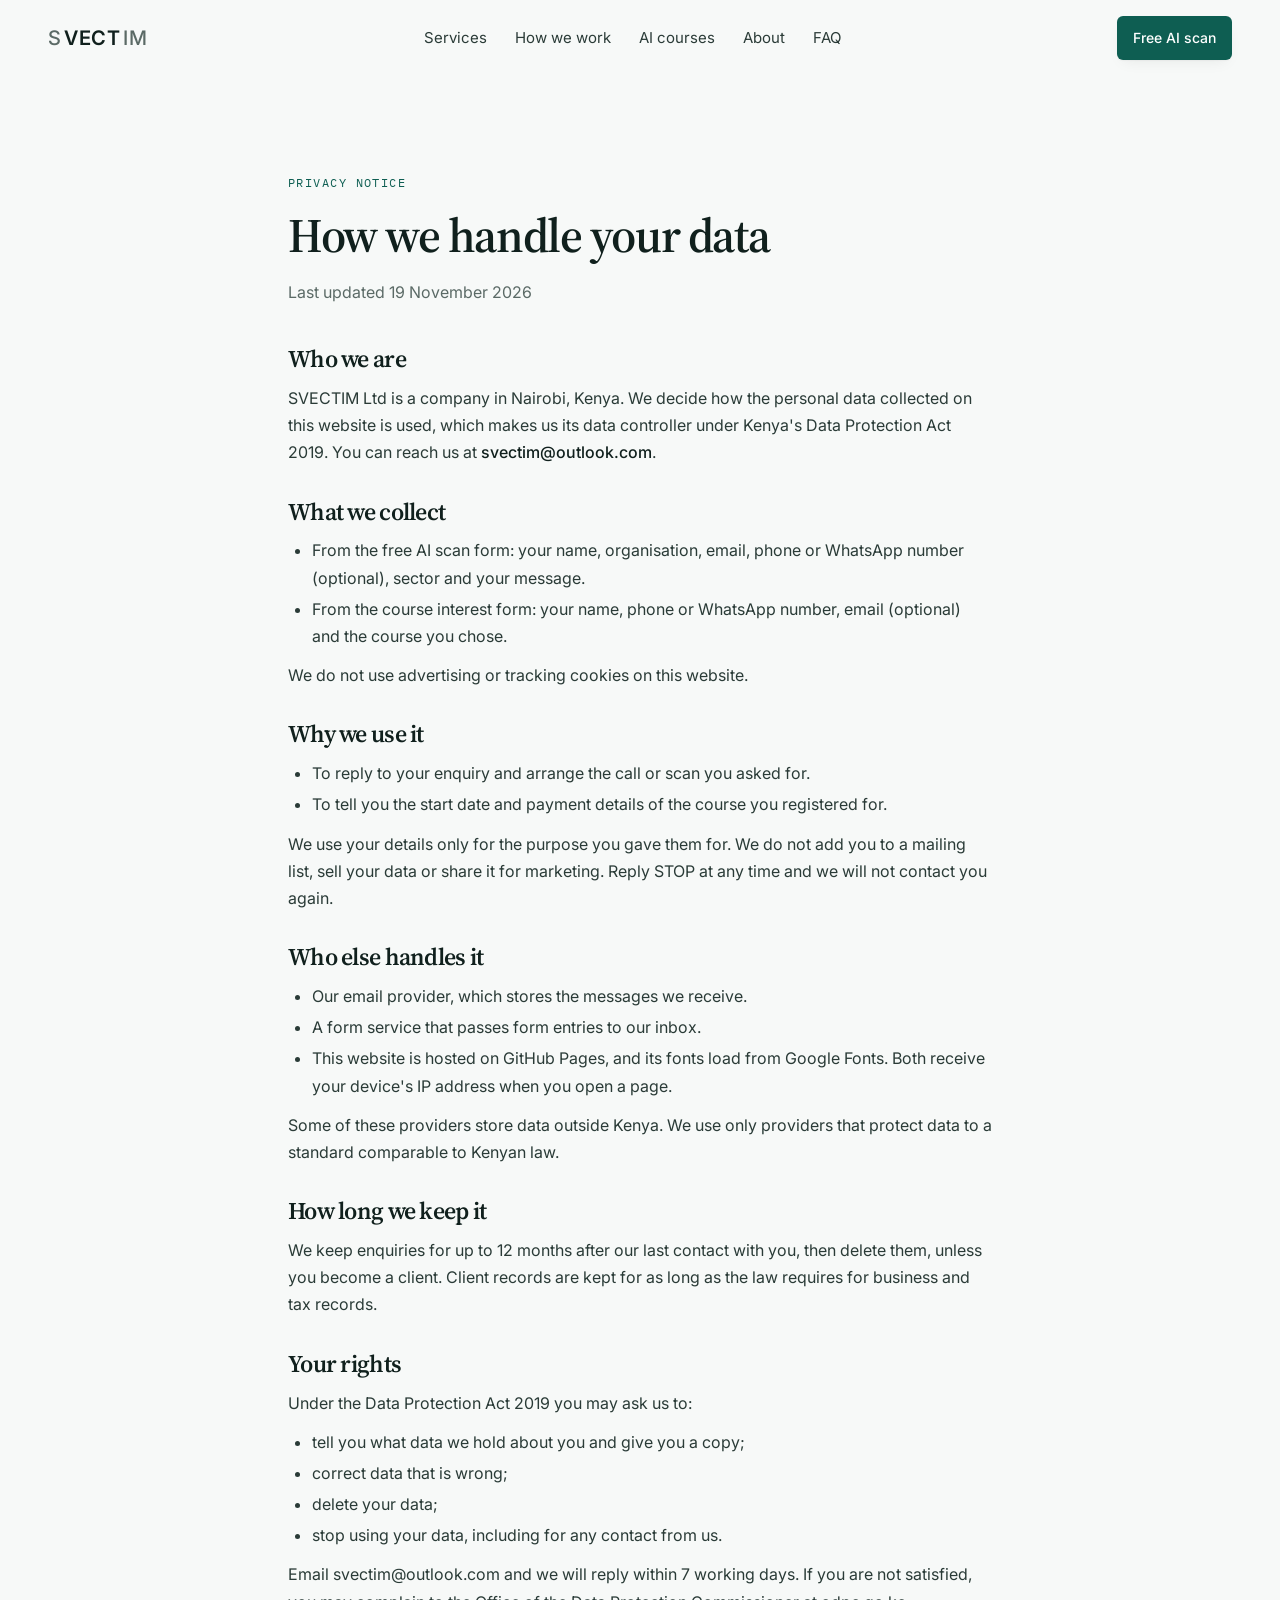
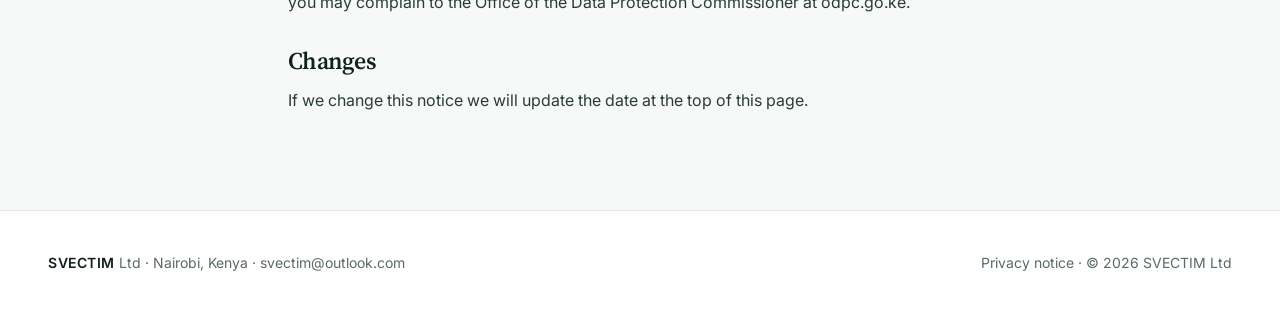
<file: privacy.html>
<!doctype html>
<html lang="en">
<head>
<meta charset="utf-8">
<meta name="viewport" content="width=device-width, initial-scale=1">
<title>Privacy notice | SVECTIM</title>
<meta name="description" content="How SVECTIM Ltd collects, uses and protects personal data under Kenya's Data Protection Act 2019.">
<link rel="preconnect" href="https://fonts.googleapis.com">
<link rel="preconnect" href="https://fonts.gstatic.com" crossorigin>
<link rel="stylesheet" href="https://fonts.googleapis.com/css2?family=Source+Serif+4:opsz,wght@8..60,500;8..60,600&family=Inter:wght@400;500;600&family=IBM+Plex+Mono:wght@400;500&display=swap">
<link rel="stylesheet" href="assets/tailwind.css">
<link rel="stylesheet" href="assets/liquid-glass.css">
<link rel="stylesheet" href="assets/site.css">
</head>
<body>

<header data-nav class="site-nav sticky top-0 z-40" data-preset="daylight">
  <nav class="mx-auto flex max-w-[90rem] items-center justify-between gap-6 px-5 py-4 sm:px-8 xl:px-12" aria-label="Main">
    <a href="index.html" class="btn flex items-baseline gap-0.5 font-sans text-[20px] tracking-[0.04em]" aria-label="SVECTIM home">
      <span class="font-medium text-muted">S</span><span class="font-semibold text-ink">VECT</span><span class="font-medium text-muted">IM</span>
    </a>
    <div class="hidden items-center gap-7 text-[15px] text-ink-2 lg:flex">
      <a class="lnk hover:text-ink" href="index.html#services">Services</a>
      <a class="lnk hover:text-ink" href="index.html#how">How we work</a>
      <a class="lnk hover:text-ink" href="courses.html">AI courses</a>
      <a class="lnk hover:text-ink" href="index.html#about">About</a>
      <a class="lnk hover:text-ink" href="index.html#faq">FAQ</a>
    </div>
    <div class="flex items-center gap-3">
      <a href="index.html#contact" class="btn rounded-btn bg-brand px-4 py-2.5 whitespace-nowrap text-[14px] font-medium text-white shadow-soft hover:bg-brand-600 active:bg-brand-700">Free AI scan</a>
      <details data-menu class="relative lg:hidden">
        <summary class="btn grid h-10 w-10 cursor-pointer place-items-center rounded-btn border border-line bg-white hover:bg-paper active:bg-brand-50" aria-label="Open menu">
          <svg width="18" height="18" viewBox="0 0 18 18" fill="none" aria-hidden="true"><path d="M2 5h14M2 9h14M2 13h14" stroke="currentColor" stroke-width="1.6" stroke-linecap="round"/></svg>
        </summary>
        <div class="absolute right-0 mt-3 flex w-56 flex-col rounded-card border border-line bg-white p-2 text-[15px] shadow-raised">
          <a class="rounded-btn px-3 py-2 hover:bg-paper active:bg-brand-50" href="index.html#services">Services</a>
          <a class="rounded-btn px-3 py-2 hover:bg-paper active:bg-brand-50" href="index.html#how">How we work</a>
          <a class="rounded-btn px-3 py-2 hover:bg-paper active:bg-brand-50" href="courses.html">AI courses</a>
          <a class="rounded-btn px-3 py-2 hover:bg-paper active:bg-brand-50" href="index.html#about">About</a>
          <a class="rounded-btn px-3 py-2 hover:bg-paper active:bg-brand-50" href="index.html#faq">FAQ</a>
          <a class="rounded-btn px-3 py-2 hover:bg-paper active:bg-brand-50" href="index.html#contact">Contact</a>
        </div>
      </details>
    </div>
  </nav>
</header>

<main>
<article class="mx-auto max-w-3xl px-5 py-16 sm:px-8 md:py-24">
  <p class="label text-brand">Privacy notice</p>
  <h1 class="mt-4 text-[36px] sm:text-[48px]">How we handle your data</h1>
  <p class="mt-4 text-muted">Last updated 19 November 2026</p>

  <div class="mt-10 flex flex-col gap-8 text-ink-2 [&_h2]:text-[24px] [&_h2]:text-ink [&_ul]:list-disc [&_ul]:pl-6 [&_ul]:flex [&_ul]:flex-col [&_ul]:gap-1">
    <section><h2>Who we are</h2>
      <p class="mt-3">SVECTIM Ltd is a company in Nairobi, Kenya. We decide how the personal data collected on this website is used, which makes us its data controller under Kenya's Data Protection Act 2019. You can reach us at <span class="select-all font-medium text-ink">svectim@outlook.com</span>.</p></section>

    <section><h2>What we collect</h2>
      <ul class="mt-3">
        <li>From the free AI scan form: your name, organisation, email, phone or WhatsApp number (optional), sector and your message.</li>
        <li>From the course interest form: your name, phone or WhatsApp number, email (optional) and the course you chose.</li>
      </ul>
      <p class="mt-3">We do not use advertising or tracking cookies on this website.</p></section>

    <section><h2>Why we use it</h2>
      <ul class="mt-3">
        <li>To reply to your enquiry and arrange the call or scan you asked for.</li>
        <li>To tell you the start date and payment details of the course you registered for.</li>
      </ul>
      <p class="mt-3">We use your details only for the purpose you gave them for. We do not add you to a mailing list, sell your data or share it for marketing. Reply STOP at any time and we will not contact you again.</p></section>

    <section><h2>Who else handles it</h2>
      <ul class="mt-3">
        <li>Our email provider, which stores the messages we receive.</li>
        <li>A form service that passes form entries to our inbox.</li>
        <li>This website is hosted on GitHub Pages, and its fonts load from Google Fonts. Both receive your device's IP address when you open a page.</li>
      </ul>
      <p class="mt-3">Some of these providers store data outside Kenya. We use only providers that protect data to a standard comparable to Kenyan law.</p></section>

    <section><h2>How long we keep it</h2>
      <p class="mt-3">We keep enquiries for up to 12 months after our last contact with you, then delete them, unless you become a client. Client records are kept for as long as the law requires for business and tax records.</p></section>

    <section><h2>Your rights</h2>
      <p class="mt-3">Under the Data Protection Act 2019 you may ask us to:</p>
      <ul class="mt-3">
        <li>tell you what data we hold about you and give you a copy;</li>
        <li>correct data that is wrong;</li>
        <li>delete your data;</li>
        <li>stop using your data, including for any contact from us.</li>
      </ul>
      <p class="mt-3">Email svectim@outlook.com and we will reply within 7 working days. If you are not satisfied, you may complain to the Office of the Data Protection Commissioner at odpc.go.ke.</p></section>

    <section><h2>Changes</h2>
      <p class="mt-3">If we change this notice we will update the date at the top of this page.</p></section>
  </div>
</article>
</main>

<footer class="border-t border-line bg-white">
  <div class="mx-auto flex max-w-[90rem] flex-col gap-4 px-5 py-10 text-[14px] text-muted sm:flex-row sm:items-center sm:justify-between sm:px-8 xl:px-12">
    <p><span class="font-semibold tracking-[0.04em] text-ink">SVECTIM</span> Ltd · Nairobi, Kenya · <span class="select-all">svectim@outlook.com</span></p>
    <p><a class="lnk hover:text-ink" href="privacy.html">Privacy notice</a> · &copy; <span data-year>2026</span> SVECTIM Ltd</p>
  </div>
</footer>

<script src="assets/site.js"></script>
</body>
</html>
</file>
<file: assets/liquid-glass.css>
/* ==================================================================
   Liquid glass, CSS tier.
   Adapted from src/landing.css in
   https://github.com/Miftahul-Islam-Efaz/LIQUID-GLASS (Miftahul Islam Efaz).

   Usage:
     <div class="glass" data-preset="frosted">...</div>
   Optional: put class="glass-live" on a section and toggle it with an
   IntersectionObserver so the blur is only active while on screen
   (see SKILL.md). Without that class on any ancestor, the blur is always on.

   Rename the custom-property values to the site's brand colours if needed,
   but keep the structure: fill + edge + top sheen + inner rim + backdrop-filter.
   ================================================================== */

:root {
	--lg-ease: cubic-bezier(0.83, 0, 0.17, 1);
	--lg-ease-out: cubic-bezier(0.22, 1, 0.36, 1);

	/* Default glass (overridden per element by data-preset). */
	--g-blur: 16px;
	--g-sat: 120%;
	--g-bright: 1.02;
	--g-fill: hsla(0, 0%, 95%, 0.04);
	--g-edge: hsla(0, 0%, 95%, 0.2);
	--g-hi: hsla(0, 0%, 100%, 0.1);
	--g-ring: 0px;
	--g-inner: hsla(0, 0%, 100%, 0);
}

/* ---------- the material ---------- */

.glass {
	position: relative;
	isolation: isolate;
	background: var(--g-fill);
	border: 1px solid var(--g-edge);
	-webkit-backdrop-filter: blur(var(--g-blur)) saturate(var(--g-sat)) brightness(var(--g-bright));
	backdrop-filter: blur(var(--g-blur)) saturate(var(--g-sat)) brightness(var(--g-bright));
	transition: background 0.6s var(--lg-ease), border-color 0.6s var(--lg-ease),
		transform 0.4s var(--lg-ease-out);
}

/* Performance gating: inside a .glass-scope container, blur only runs
   while the container also has .glass-live (toggled by JS when on screen). */
.glass-scope:not(.glass-live) .glass {
	-webkit-backdrop-filter: none;
	backdrop-filter: none;
}

/* Top-edge sheen. */
.glass::before {
	content: '';
	position: absolute;
	inset: 0;
	border-radius: inherit;
	background: linear-gradient(to bottom, var(--g-hi), hsla(0, 0%, 100%, 0) 42%);
	pointer-events: none;
	z-index: -1;
}

/* Inner rim: separates a thick droplet edge from a razor lens edge
   without changing layout. */
.glass::after {
	content: '';
	position: absolute;
	inset: 0;
	border-radius: inherit;
	box-shadow: inset 0 0 0 var(--g-ring) var(--g-inner);
	pointer-events: none;
}

/* ---------- presets (names mirror the WebGL presets) ---------- */

[data-preset='figma'] {
	--g-blur: 5px;
	--g-sat: 215%;
	--g-bright: 1.02;
	--g-fill: hsla(0, 0%, 95%, 0.04);
	--g-edge: hsla(0, 0%, 95%, 0.3);
	--g-hi: hsla(0, 0%, 100%, 0.12);
	--g-ring: 2px;
	--g-inner: hsla(0, 0%, 100%, 0.18);
}

[data-preset='frosted'] {
	--g-blur: 40px;
	--g-sat: 100%;
	--g-bright: 1.12;
	--g-fill: hsla(0, 0%, 95%, 0.12);
	--g-edge: hsla(0, 0%, 95%, 0.22);
	--g-hi: hsla(0, 0%, 100%, 0.16);
	--g-ring: 1px;
	--g-inner: hsla(0, 0%, 100%, 0.12);
}

[data-preset='prism'] {
	--g-blur: 2px;
	--g-sat: 300%;
	--g-bright: 1.06;
	--g-fill: hsla(0, 0%, 95%, 0.02);
	--g-edge: hsla(0, 0%, 95%, 0.3);
	--g-hi: hsla(0, 0%, 100%, 0.18);
	--g-ring: 1.5px;
	--g-inner: hsla(0, 0%, 100%, 0.16);
}

[data-preset='droplet'] {
	--g-blur: 6px;
	--g-sat: 170%;
	--g-bright: 1.06;
	--g-fill: hsla(0, 0%, 95%, 0.04);
	--g-edge: hsla(0, 0%, 95%, 0.4);
	--g-hi: hsla(0, 0%, 100%, 0.28);
	--g-ring: 3px;
	--g-inner: hsla(0, 0%, 100%, 0.26);
}

[data-preset='subtle'] {
	--g-blur: 14px;
	--g-sat: 105%;
	--g-bright: 0.98;
	--g-fill: hsla(0, 0%, 95%, 0.05);
	--g-edge: hsla(0, 0%, 95%, 0.1);
	--g-hi: hsla(0, 0%, 100%, 0.05);
	--g-ring: 0px;
	--g-inner: hsla(0, 0%, 100%, 0);
}

[data-preset='lens'] {
	--g-blur: 0px;
	--g-sat: 200%;
	--g-bright: 1.14;
	--g-fill: hsla(0, 0%, 95%, 0.015);
	--g-edge: hsla(0, 0%, 95%, 0.34);
	--g-hi: hsla(0, 0%, 100%, 0.1);
	--g-ring: 1px;
	--g-inner: hsla(0, 0%, 100%, 0.22);
}

[data-preset='smoke'] {
	--g-blur: 26px;
	--g-sat: 45%;
	--g-bright: 0.55;
	--g-fill: hsla(0, 0%, 4%, 0.5);
	--g-edge: hsla(0, 0%, 95%, 0.12);
	--g-hi: hsla(0, 0%, 100%, 0.04);
	--g-ring: 0px;
	--g-inner: hsla(0, 0%, 100%, 0);
}

/* ---------- low-power devices: cut blur radius, keep the look ---------- */
/* Add class "lite" to <html> on weak devices (see SKILL.md). */

.lite [data-preset='frosted'],
.lite [data-preset='smoke'] {
	--g-blur: 10px;
}
.lite [data-preset='figma'],
.lite [data-preset='subtle'] {
	--g-blur: 6px;
}

/* ---------- no backdrop-filter support: solid, readable fallback ---------- */

@supports not ((backdrop-filter: blur(1px)) or (-webkit-backdrop-filter: blur(1px))) {
	.glass {
		background: hsla(0, 0%, 7%, 0.85);
	}
}

@media (prefers-reduced-transparency: reduce) {
	.glass {
		background: hsla(0, 0%, 7%, 0.88);
		-webkit-backdrop-filter: none;
		backdrop-filter: none;
	}
}
</file>
<file: assets/site.css>
/* SVECTIM site styles: light corporate look, one brand teal, glass only over detailed backdrops. */
:root { --ease: cubic-bezier(.22,1,.36,1); --spring: cubic-bezier(.34,1.56,.64,1); }
html { scroll-behavior: smooth; }
body { font-family: Inter, "Segoe UI", system-ui, sans-serif; line-height: 1.7; color: #10201D; background: #F7F9F8; -webkit-font-smoothing: antialiased; }
h1, h2, h3 { font-family: "Source Serif 4", Georgia, serif; letter-spacing: -0.03em; line-height: 1.12; text-wrap: balance; font-weight: 600; }
h3 { letter-spacing: -0.015em; }
.label { font-family: "IBM Plex Mono", ui-monospace, monospace; font-size: 12px; letter-spacing: .12em; text-transform: uppercase; }

/* Backdrop that gives the glass something to refract: layered tints, a faint grid and grain. */
.mesh {
  position: relative;
  background:
    radial-gradient(48rem 28rem at 88% -5%, rgba(14,94,82,.20), transparent 60%),
    radial-gradient(36rem 24rem at 5% 105%, rgba(110,165,152,.22), transparent 65%),
    radial-gradient(26rem 18rem at 68% 78%, rgba(184,135,58,.10), transparent 70%),
    #F7F9F8;
}
.mesh::before {
  content: ""; position: absolute; inset: 0; pointer-events: none;
  background-image: linear-gradient(rgba(16,32,29,.05) 1px, transparent 1px), linear-gradient(90deg, rgba(16,32,29,.05) 1px, transparent 1px);
  background-size: 48px 48px;
  -webkit-mask-image: radial-gradient(ellipse at 70% 40%, #000 30%, transparent 75%);
          mask-image: radial-gradient(ellipse at 70% 40%, #000 30%, transparent 75%);
}
.mesh::after {
  content: ""; position: absolute; inset: 0; pointer-events: none; opacity: .08; mix-blend-mode: multiply;
  background-image: url("data:image/svg+xml,%3Csvg xmlns='http://www.w3.org/2000/svg' width='180' height='180'%3E%3Cfilter id='n'%3E%3CfeTurbulence type='fractalNoise' baseFrequency='.85' numOctaves='3' stitchTiles='stitch'/%3E%3C/filter%3E%3Crect width='100%25' height='100%25' filter='url(%23n)'/%3E%3C/svg%3E");
}

/* Light glass preset in the liquid-glass structure (fill + edge + sheen + inner rim + backdrop-filter). */
[data-preset='daylight'] {
  --g-blur: 18px; --g-sat: 140%; --g-bright: 1.04;
  --g-fill: hsla(0, 0%, 100%, .58); --g-edge: hsla(0, 0%, 100%, .8);
  --g-hi: hsla(0, 0%, 100%, .65); --g-ring: 1px; --g-inner: hsla(170, 40%, 25%, .06);
}
.lite [data-preset='daylight'] { --g-blur: 8px; }
@supports not ((backdrop-filter: blur(1px)) or (-webkit-backdrop-filter: blur(1px))) {
  .glass[data-preset='daylight'] { background: hsla(0, 0%, 100%, .95); }
}
@media (prefers-reduced-transparency: reduce) {
  .glass[data-preset='daylight'] { background: hsla(0, 0%, 100%, .97); }
}

/* Navbar: clear over the hero, glass once the page scrolls. */
.site-nav { border: 1px solid transparent; border-width: 0 0 1px; transition: background .4s var(--ease), border-color .4s var(--ease); }
.site-nav.glass { border-width: 0 0 1px; }

/* Interactive states: transform and opacity only. */
.btn { transition: transform .45s var(--spring), opacity .2s var(--ease); }
.btn:hover { transform: translateY(-1px); }
.btn:active { transform: translateY(0) scale(.98); }
.btn[disabled] { opacity: .6; transform: none; cursor: progress; }
.lnk { position: relative; transition: opacity .2s var(--ease); }
.lnk::after { content: ""; position: absolute; left: 0; right: 0; bottom: -4px; height: 1.5px; background: currentColor; transform: scaleX(0); transform-origin: left; transition: transform .35s var(--ease); }
.lnk:hover::after, .lnk:focus-visible::after, .lnk[aria-current="page"]::after { transform: scaleX(1); }
.lnk:active { opacity: .7; }
.card { transition: transform .5s var(--spring); }
.card:hover { transform: translateY(-3px); }
a:focus-visible, button:focus-visible, summary:focus-visible, input:focus-visible, select:focus-visible, textarea:focus-visible {
  outline: 2px solid #0E5E52; outline-offset: 3px;
}

.rise { animation: rise .8s var(--ease) both; }
.rise-2 { animation-delay: .1s; } .rise-3 { animation-delay: .2s; } .rise-4 { animation-delay: .3s; }
/* Slide only, never hidden: text stays readable even if the animation is slow to run. */
@keyframes rise { from { transform: translateY(12px); } to { transform: none; } }
.bubble { animation: pop .55s var(--spring) both; }
.b2 { animation-delay: .6s; } .b3 { animation-delay: 1.05s; } .b4 { animation-delay: 1.5s; }
@keyframes pop { from { transform: translateY(6px) scale(.97); } to { transform: none; } }

/* FAQ accordion */
details.faq > summary { list-style: none; cursor: pointer; }
details.faq > summary::-webkit-details-marker, details[data-menu] > summary::-webkit-details-marker { display: none; }
details[data-menu] > summary { list-style: none; }
details.faq .chev { transition: transform .35s var(--ease); }
details.faq[open] .chev { transform: rotate(45deg); }

/* Form status */
[data-status][data-tone="error"] { color: #A33A2E; }
[data-status][data-tone="ok"] { color: #0B4F45; }
[data-status][data-tone="info"] { color: #5B6A66; }

@media (prefers-reduced-motion: reduce) {
  html { scroll-behavior: auto; }
  .rise, .bubble { animation: none; }
  .btn, .card, .lnk::after, details.faq .chev { transition: none; }
}
</file>
